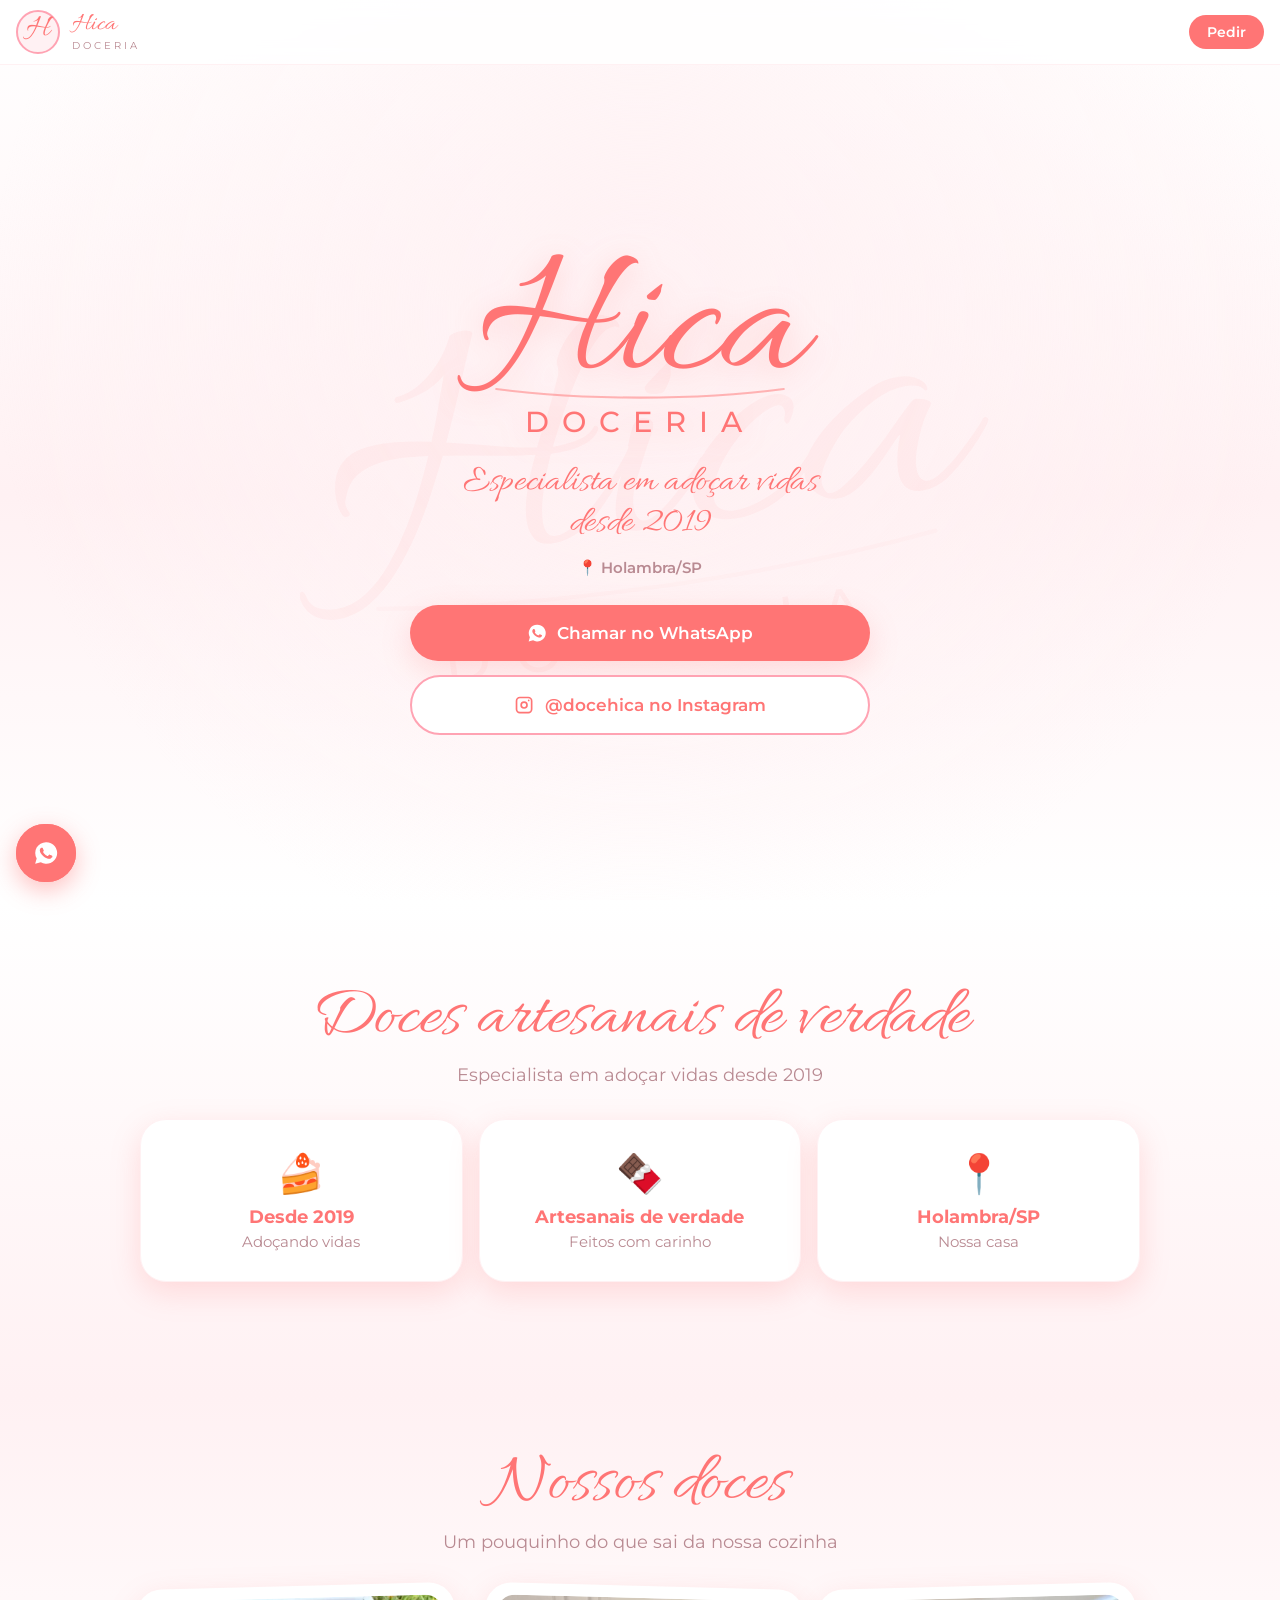
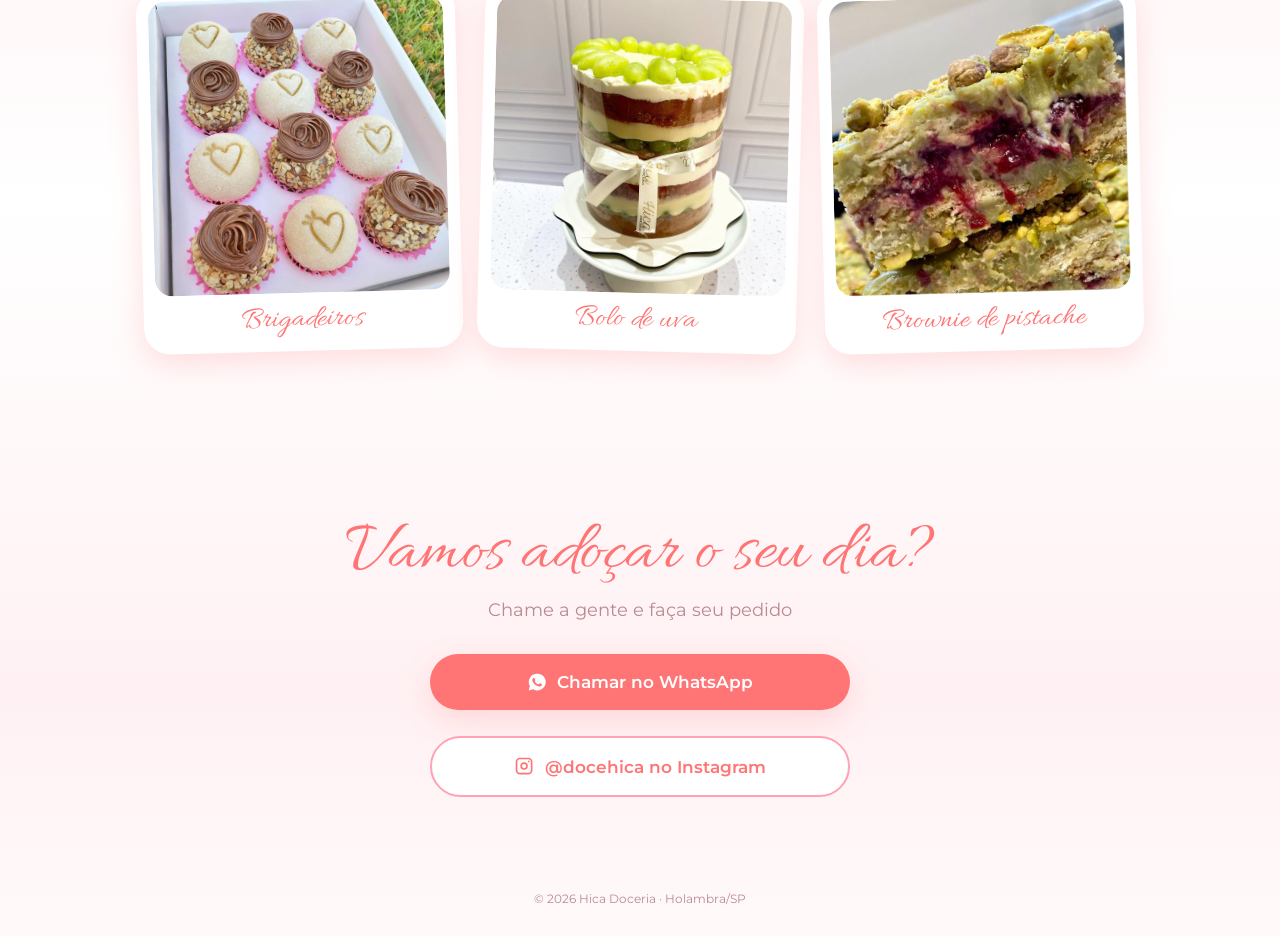
<file: Doce Teste Claude/index.html>
<!DOCTYPE html>
<html lang="pt-BR">
<head>
<meta charset="utf-8">
<meta name="viewport" content="width=device-width, initial-scale=1, viewport-fit=cover">
<title>Hica Doceria</title>
<meta name="description" content="Hica Doceria — WhatsApp e Instagram.">
<meta name="theme-color" content="#ffffff"><meta name="color-scheme" content="light">
<link rel="icon" href="data:image/svg+xml,%3Csvg xmlns='http://www.w3.org/2000/svg' viewBox='0 0 64 64'%3E%3Ccircle cx='32' cy='32' r='32' fill='%23fff1f3'/%3E%3Ctext x='32' y='44' font-size='34' text-anchor='middle' font-family='cursive' fill='%23ff7575'%3EH%3C/text%3E%3C/svg%3E">
<link rel="preconnect" href="https://fonts.googleapis.com">
<link rel="preconnect" href="https://fonts.gstatic.com" crossorigin>
<link href="https://fonts.googleapis.com/css2?family=Allura&family=Montserrat:wght@400;500;600&display=swap" rel="stylesheet">
<style>
:root{color-scheme:light;--bg:#fff;--bg2:#fff1f3;--card:#fff;--soft:#b98a92;--pink:#ff7575;--pink2:#ffa3b3;--sh:0 10px 30px rgba(255,117,117,.22)}
*,*::before,*::after{box-sizing:border-box;margin:0}
html,body{height:100%}
body{background:var(--bg);color:var(--pink);font-family:'Montserrat',system-ui,sans-serif;overflow-x:hidden;padding-left:env(safe-area-inset-left,0px);padding-right:env(safe-area-inset-right,0px)}
a{color:inherit;text-decoration:none}
svg.ic{width:1.2em;height:1.2em;fill:currentColor}
.top{position:fixed;top:0;left:0;right:0;z-index:20;display:flex;align-items:center;gap:12px;padding:calc(10px + env(safe-area-inset-top,0px)) calc(16px + env(safe-area-inset-right,0px)) 10px calc(16px + env(safe-area-inset-left,0px));background:rgba(255,255,255,.85);backdrop-filter:blur(10px);border-bottom:1px solid var(--bg2)}
.mini{width:44px;height:44px;border-radius:50%;background:var(--bg2);border:2px solid var(--pink2);display:grid;place-items:center;font:2rem/1 'Allura','Brush Script MT',cursive;padding-bottom:6px}
.top b{font:1.6rem/1 'Allura','Brush Script MT',cursive;font-weight:400}
.top small{font-size:.62rem;letter-spacing:.3em;display:block;color:var(--soft)}
.top .go{margin-left:auto;background:var(--pink);color:#fff;padding:9px 18px;border-radius:99px;font-weight:600;font-size:.85rem;transition:.25s}
.top .go:hover{transform:translateY(-2px) scale(1.05);box-shadow:var(--sh)}
.hero{position:relative;min-height:100svh;display:grid;place-items:center;text-align:center;padding:100px 20px calc(60px + env(safe-area-inset-bottom,0px));background:radial-gradient(circle at 50% 35%,var(--bg2),var(--bg) 75%);overflow:hidden}
.wm{position:absolute;top:50%;left:50%;width:min(130vw,900px);opacity:.06;transform:translate(-50%,-50%) rotate(-8deg);pointer-events:none}
.hero-in{position:relative;z-index:3;display:flex;flex-direction:column;align-items:center;gap:14px;width:100%;max-width:420px}
.logo{width:min(80vw,380px);filter:drop-shadow(0 6px 14px rgba(255,117,117,.25));animation:pop 1s cubic-bezier(.2,1.2,.3,1) both}
.tag{font-size:.8rem;color:var(--soft);border:1px dashed var(--pink2);padding:5px 14px;border-radius:99px}
.btns{display:flex;flex-direction:column;gap:14px;width:100%;margin-top:14px}
.btn{display:flex;align-items:center;justify-content:center;gap:10px;padding:18px 20px;border-radius:99px;font-weight:600;font-size:1.05rem;transition:.3s;position:relative;overflow:hidden;animation:up .7s both}
.btn.wa{background:var(--pink);color:#fff;box-shadow:var(--sh);animation-delay:.3s}
.btn.ig{background:var(--card);border:2px solid var(--pink2);animation-delay:.45s}
.btn:hover{transform:translateY(-4px) scale(1.02);box-shadow:0 14px 34px rgba(255,117,117,.35)}
.btn.wa::after{content:"";position:absolute;inset:0;background:linear-gradient(110deg,transparent 30%,rgba(255,255,255,.5) 50%,transparent 70%);transform:translateX(-120%);animation:shine 3.5s infinite}
/* fundo animado */
#bg{position:absolute;inset:0;z-index:1;pointer-events:none;overflow:hidden}
#bg svg{position:absolute;bottom:-90px;color:var(--pink2);opacity:0;animation:rise linear infinite;will-change:transform}
@keyframes rise{0%{transform:translate(0,0) rotate(0);opacity:0}10%{opacity:.55}50%{transform:translate(var(--sx),-60vh) rotate(var(--r))}90%{opacity:.55}100%{transform:translate(calc(var(--sx)*-1),-115vh) rotate(calc(var(--r)*-1));opacity:0}}
@keyframes pop{from{opacity:0;transform:scale(.7) rotate(-4deg)}}
@keyframes up{from{opacity:0;transform:translateY(24px)}}
@keyframes shine{60%,100%{transform:translateX(120%)}}
footer{position:absolute;bottom:calc(14px + env(safe-area-inset-bottom,0px));left:0;right:0;text-align:center;font-size:.75rem;color:var(--soft);z-index:3}
@media(prefers-reduced-motion:reduce){*,*::before,*::after{animation:none!important;transition:none!important}#bg svg{opacity:.4;bottom:auto}}

#bg{position:fixed!important;z-index:0!important}
.hero{background:radial-gradient(circle at 50% 35%,var(--bg2),transparent 75%)}
body{background:linear-gradient(var(--bg),var(--bg2) 55%,var(--bg))}
.logo{width:min(88vw,460px)}.hero-in{max-width:460px}
.slogan{font:400 clamp(1.6rem,6vw,2.3rem)/1.1 'Allura','Brush Script MT',cursive;color:var(--pink);max-width:420px;animation:up .8s .15s both}
.loc{font-weight:600;color:var(--soft);font-size:.95rem;animation:up .8s .2s both}
.scroll{position:absolute;bottom:calc(18px + env(safe-area-inset-bottom,0px));left:50%;z-index:3;width:26px;height:42px;border:2px solid var(--pink2);border-radius:99px;transform:translateX(-50%)}
.scroll::after{content:"";position:absolute;left:50%;top:8px;width:5px;height:8px;margin-left:-2.5px;border-radius:9px;background:var(--pink);animation:wheel 1.6s infinite}
@keyframes wheel{to{transform:translateY(14px);opacity:0}}
.sec{position:relative;z-index:2;max-width:1040px;margin:auto;padding:84px 20px;text-align:center}
.sec h2{font:400 clamp(2.6rem,9vw,4.4rem)/1 'Allura','Brush Script MT',cursive}
.lead{color:var(--soft);font-size:1.1rem;margin:10px 0 34px}
.facts{display:grid;gap:16px;grid-template-columns:repeat(auto-fit,minmax(230px,1fr))}
.fact{background:var(--card);border:1px solid var(--bg2);border-radius:26px;padding:30px 22px;box-shadow:var(--sh);transition:.35s}
.fact:hover{transform:translateY(-8px) rotate(-1deg)}
.fact i{font-style:normal;font-size:2.4rem;display:block;margin-bottom:8px}
.fact b{display:block;font-size:1.15rem;margin-bottom:4px}.fact span{color:var(--soft);font-size:.95rem}
.gal{display:grid;gap:22px;grid-template-columns:repeat(auto-fit,minmax(260px,1fr));margin-top:10px}
.gal figure{background:#fff;padding:12px 12px 16px;border-radius:26px;box-shadow:var(--sh);transition:.4s;overflow:hidden}
.gal figure:nth-child(odd){transform:rotate(-1.5deg)}.gal figure:nth-child(even){transform:rotate(1.5deg)}
.gal figure:hover{transform:rotate(0) scale(1.04)}
.gal img{width:100%;aspect-ratio:1;object-fit:cover;border-radius:18px;display:block;transition:transform .6s}
.gal figure:hover img{transform:scale(1.07)}
.gal figcaption{font:400 1.9rem/1 'Allura','Brush Script MT',cursive;margin-top:12px}
.cta .btn{max-width:420px;margin:26px auto 0}
.rv{opacity:0;transform:translateY(34px);transition:opacity .8s,transform .8s}.rv.in{opacity:1;transform:none}
footer{position:relative!important;bottom:auto!important;padding:10px 20px calc(30px + env(safe-area-inset-bottom,0px))}
@media(prefers-reduced-motion:reduce){.rv{opacity:1;transform:none}}
.fab{position:fixed;z-index:30;left:calc(16px + env(safe-area-inset-left,0px));bottom:calc(18px + env(safe-area-inset-bottom,0px));display:flex;align-items:center;gap:0;height:58px;min-width:58px;padding:0 17px;border-radius:99px;background:var(--pink);color:#fff;font-weight:600;font-size:.95rem;box-shadow:0 8px 24px rgba(255,117,117,.45);transition:.35s;animation:up .8s 1s both}
.fab svg{width:26px;height:26px;flex:none;fill:currentColor}
.fab span{max-width:0;overflow:hidden;white-space:nowrap;transition:max-width .4s,margin .4s}
.fab:hover span,.fab:focus-visible span{max-width:140px;margin-left:10px}
.fab:hover{transform:scale(1.06)}
.fab::before{content:"";position:absolute;inset:0;border-radius:inherit;border:2px solid var(--pink);animation:ring 2.2s infinite}
@keyframes ring{from{transform:scale(1);opacity:.7}to{transform:scale(1.5);opacity:0}}
@media(prefers-reduced-motion:reduce){.fab::before{display:none}}
.egg{position:absolute;right:0;bottom:0;width:17px;height:17px;border-radius:8px 0 0 0;opacity:0;background:var(--pink2);transition:opacity .3s}
.egg:hover,.egg:focus-visible{opacity:.18}
</style>
</head>
<body>
<svg width="0" height="0" style="position:absolute" aria-hidden="true">
 <symbol id="logo" viewBox="0 0 320 170">
  <text x="160" y="112" text-anchor="middle" font-family="Allura,'Brush Script MT',cursive" font-size="132" fill="currentColor">Hica</text>
  <path d="M60 128c60 8 140 8 200 0" stroke="currentColor" stroke-width="1.5" fill="none" stroke-linecap="round" opacity=".5"/>
  <text x="160" y="158" text-anchor="middle" font-family="Montserrat,sans-serif" font-weight="500" font-size="20" letter-spacing="9" fill="currentColor">DOCERIA</text>
 </symbol>
 <symbol id="heart" viewBox="0 0 24 24"><path d="M12 21s-8-5.3-8-11a4.5 4.5 0 0 1 8-2.8A4.5 4.5 0 0 1 20 10c0 5.700-8 11-8 11z" fill="currentColor"/></symbol>
 <symbol id="cup" viewBox="0 0 64 64"><path d="M14 30h36l-5 24H19z" fill="currentColor" opacity=".7"/><path d="M12 30c-2-10 6-14 10-14 2-8 18-8 20 0 5 0 12 5 10 14z" fill="currentColor"/><circle cx="32" cy="9" r="4" fill="currentColor"/></symbol>
 <symbol id="brig" viewBox="0 0 64 64"><path d="M10 38h44l-4 14H14z" fill="currentColor" opacity=".6"/><circle cx="32" cy="28" r="17" fill="currentColor"/><g fill="#fff" opacity=".8"><rect x="22" y="18" width="7" height="2.500" rx="1.200" transform="rotate(30 25 19)"/><rect x="34" y="15" width="7" height="2.500" rx="1.200" transform="rotate(-20 37 16)"/><rect x="38" y="27" width="7" height="2.500" rx="1.200" transform="rotate(60 41 28)"/><rect x="20" y="30" width="7" height="2.500" rx="1.200" transform="rotate(-50 23 31)"/><rect x="29" y="35" width="7" height="2.500" rx="1.200"/></g></symbol>
 <symbol id="ig" viewBox="0 0 24 24"><path d="M7 2h10a5 5 0 0 1 5 5v10a5 5 0 0 1-5 5H7a5 5 0 0 1-5-5V7a5 5 0 0 1 5-5zm0 2a3 3 0 0 0-3 3v10a3 3 0 0 0 3 3h10a3 3 0 0 0 3-3V7a3 3 0 0 0-3-3zm5 3.500a4.500 4.500 0 1 1 0 9 4.500 4.500 0 0 1 0-9zm0 2a2.500 2.500 0 1 0 0 5 2.500 2.500 0 0 0 0-5zM17.500 5.500a1 1 0 1 1 0 2 1 1 0 0 1 0-2z" fill="currentColor"/></symbol>
 <symbol id="wa" viewBox="0 0 24 24"><path d="M12 2a10 10 0 0 0-8.600 15L2 22l5.200-1.400A10 10 0 1 0 12 2zm5.200 14.200c-.2.600-1.300 1.200-1.800 1.200-.5.100-1 .2-3.300-.7-2.800-1.200-4.600-4-4.700-4.200-.1-.2-1.100-1.500-1.100-2.800s.7-2 1-2.300c.2-.3.500-.3.700-.3h.5c.2 0 .4 0 .6.500l.8 2c.1.200.1.400 0 .5l-.4.600c-.2.200-.3.300-.1.600.2.300.8 1.300 1.700 2 1.100 1 2 1.300 2.300 1.400.3.100.4.100.6-.1l.8-1c.2-.3.400-.2.600-.1l1.900.9c.3.100.5.200.5.300.1.200.1.800-.1 1.400z" fill="currentColor"/></symbol>
</svg>

<div id="bg" aria-hidden="true"></div>
<a class="fab" href="https://wa.me/5519992503799" target="_blank" rel="noopener" aria-label="Fale conosco no WhatsApp"><svg viewBox="0 0 24 24"><use href="#wa"/></svg><span>Fale conosco</span></a>
<header class="top">
 <div class="mini" aria-hidden="true">H</div>
 <div><b>Hica</b><small>DOCERIA</small></div>
 <a class="go" href="https://wa.me/5519992503799" target="_blank" rel="noopener">Pedir</a>
</header>

<main>
<section class="hero">
 <svg class="wm" viewBox="0 0 320 170" aria-hidden="true"><use href="#logo"/></svg>
  <div class="hero-in">
  <svg class="logo" viewBox="0 0 320 170" role="img" aria-label="Hica Doceria" style="color:var(--pink)"><use href="#logo"/></svg>
  <p class="slogan">Especialista em adoçar vidas desde 2019</p>
  <p class="loc">📍 Holambra/SP</p>
  <nav class="btns">
   <a class="btn wa" href="https://wa.me/5519992503799" target="_blank" rel="noopener"><svg class="ic"><use href="#wa"/></svg>Chamar no WhatsApp</a>
   <a class="btn ig" href="https://www.instagram.com/docehica/" target="_blank" rel="noopener"><svg class="ic"><use href="#ig"/></svg>@docehica no Instagram</a>
  </nav>
 </div>

</section>
<section class="sec" id="sobre">
 <h2 class="rv">Doces artesanais de verdade</h2>
 <p class="lead rv">Especialista em adoçar vidas desde 2019</p>
 <div class="facts">
  <div class="fact rv"><i>🍰</i><b>Desde 2019</b><span>Adoçando vidas</span></div>
  <div class="fact rv"><i>🍫</i><b>Artesanais de verdade</b><span>Feitos com carinho</span></div>
  <div class="fact rv"><i>📍</i><b>Holambra/SP</b><span>Nossa casa</span></div>
 </div>
</section>
<section class="sec" id="fotos">
 <h2 class="rv">Nossos doces</h2>
 <p class="lead rv">Um pouquinho do que sai da nossa cozinha</p>
 <div class="gal"><figure class="rv"><img src="[data-uri]" alt="Brigadeiros" loading="lazy"><figcaption>Brigadeiros</figcaption></figure><figure class="rv"><img src="[data-uri]" alt="Bolo de uva" loading="lazy"><figcaption>Bolo de uva</figcaption></figure><figure class="rv"><img src="[data-uri]" alt="Brownie de pistache" loading="lazy"><figcaption>Brownie de pistache</figcaption></figure></div>
</section>
<section class="sec cta">
 <h2 class="rv">Vamos adoçar o seu dia?</h2>
 <p class="lead rv">Chame a gente e faça seu pedido</p>
 <a class="btn wa rv" href="https://wa.me/5519992503799" target="_blank" rel="noopener"><svg class="ic"><use href="#wa"/></svg>Chamar no WhatsApp</a>
 <a class="btn ig rv" href="https://www.instagram.com/docehica/" target="_blank" rel="noopener"><svg class="ic"><use href="#ig"/></svg>@docehica no Instagram</a>
</section>
<footer>© <span id="y"></span> Hica Doceria · Holambra/SP<a class="egg" href="https://github.com/Kaue0224" target="_blank" rel="noopener" aria-label="GitHub do criador do site"></a></footer>
</main>

<script>
const B=document.getElementById('bg'),N='http://www.w3.org/2000/svg',ids=['heart','cup','heart','brig','heart'];
for(let i=0;i<26;i++){
 const id=ids[i%ids.length],s=document.createElementNS(N,'svg'),u=document.createElementNS(N,'use'),z=26+Math.random()*34;
 u.setAttribute('href','#'+id);s.setAttribute('viewBox',id==='heart'?'0 0 24 24':'0 0 64 64');
 s.setAttribute('width',z);s.setAttribute('height',z);s.appendChild(u);
 s.style.cssText=`left:${(i*3.9+Math.random()*3)%96}%;animation-duration:${11+Math.random()*12}s;animation-delay:-${Math.random()*22}s;--sx:${(Math.random()*80-40).toFixed(0)}px;--r:${(Math.random()*50-25).toFixed(0)}deg;top:${Math.random()*80}%`;
 s.style.top='auto';B.appendChild(s);
}
const io=new IntersectionObserver(es=>es.forEach(e=>{if(e.isIntersecting){e.target.classList.add('in');io.unobserve(e.target)}}),{threshold:.15});document.querySelectorAll('.rv').forEach(x=>io.observe(x));
document.getElementById('y').textContent=new Date().getFullYear();
</script>
</body>
</html>
</file>
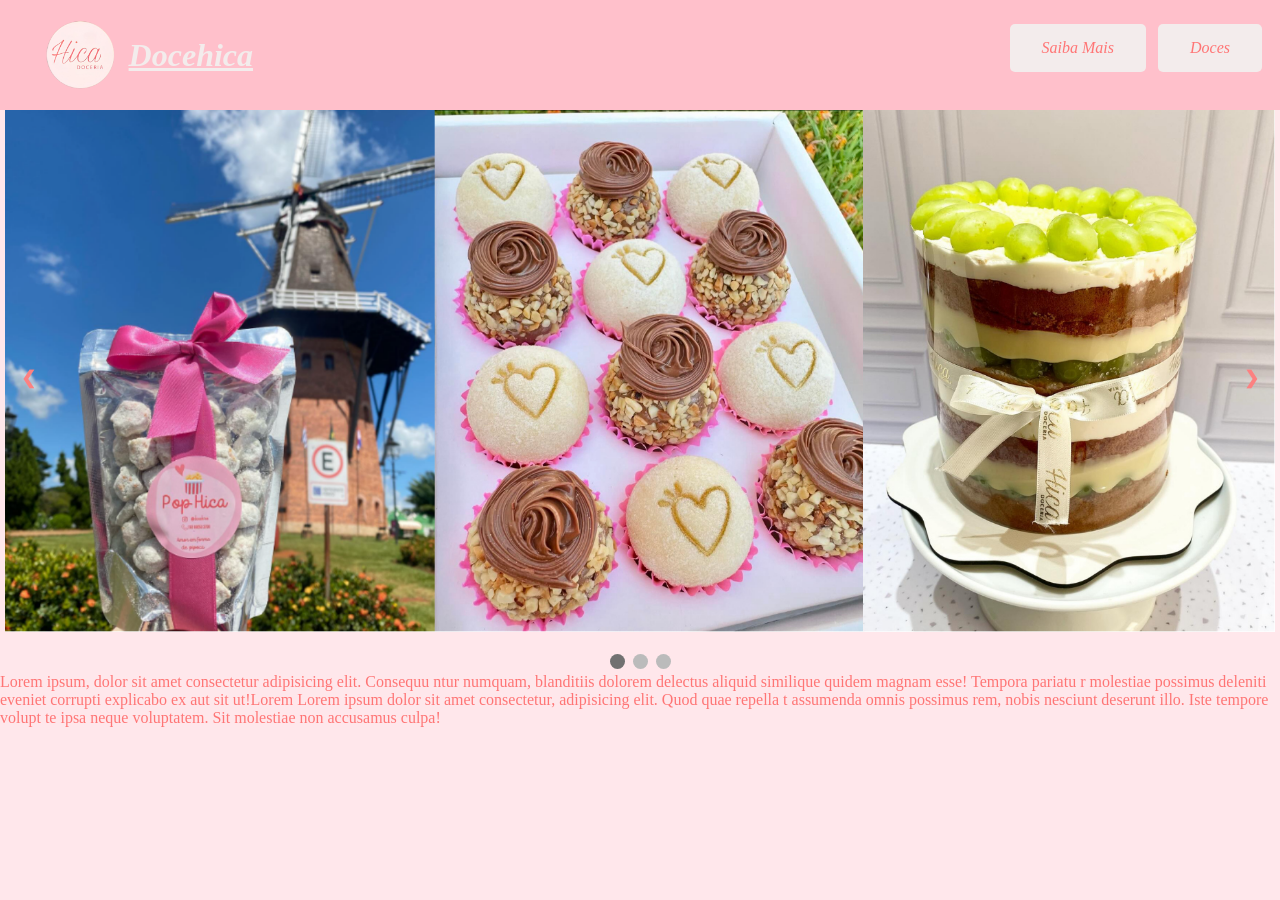
<file: HTML/index.html>
<!DOCTYPE html>
<html lang="pt-br">
<head>
    <meta charset="UTF-8">
    <meta name="viewport" content="width=device-width, initial-scale=1.0">
    <link rel="shortcut icon" href="../img/PRONTO/Himacchi-Sweetbox-Strawberry-cake.ico" type="image/x-icon">
    <title>Docehica</title>
    <link rel="stylesheet" href="../CSS/principalstyle.css">
    <link rel="stylesheet" href="../CSS/carrocel.css">
    <script src="../JS/carrocel.js"></script>

</head>
<body style="background-color: rgb(255, 231, 235);">

    <header class="CabeçalhoHeader">

      
        <a href="index.html" class="CabeçalhoHeader">
        
          <img src="../img/PRONTO/logotipo.png" height="70px">
          
          <h1>Docehica</h1>
      
        </a>
        
        <div class="organibutton">

            <a class="button" href="saibamais.html">Saiba Mais</a>
            <a class="button" href="doces.html">Doces</a>

        </div>

    </header>

    

  
    <!-- Slideshow container -->
  <div class="slideshow-container">

    <!-- Full-width images with number and caption text -->
    <div class="mySlides fade">
      
      <img src="../img/PRONTO/pronto de vdd/slide1.png">
      
    </div>
  
    <div class="mySlides fade">
      
      <img src="../img/PRONTO/pronto de vdd/slide2.png">
      
    </div>
  
    <div class="mySlides fade">

      <img src="../img/PRONTO/pronto de vdd/slide3.png">
      
    </div>
  
    <!-- Next and previous buttons -->
    <a class="prev" onclick="plusSlides(-1)">&#10094;</a>
    <a class="next" onclick="plusSlides(1)">&#10095;</a>
  </div>
  <br>
  
  <!-- The dots/circles -->
  <div style="text-align:center">
    <span class="dot" onclick="currentSlide(1)"></span>
    <span class="dot" onclick="currentSlide(2)"></span>
    <span class="dot" onclick="currentSlide(3)"></span>
  </div>
    
    <div class="textoexplicativo">Lorem ipsum, dolor sit amet consectetur adipisicing elit. Consequu
        ntur numquam, blanditiis dolorem delectus aliquid similique quidem magnam esse! Tempora pariatu
        r molestiae possimus deleniti eveniet corrupti explicabo ex aut sit ut!Lorem
        Lorem ipsum dolor sit amet consectetur, adipisicing elit. Quod quae repella
        t assumenda omnis possimus rem, nobis nesciunt deserunt illo. Iste tempore volupt
        te ipsa neque voluptatem. Sit molestiae non accusamus culpa!
    </div>

  
</body>
</html>
</file>
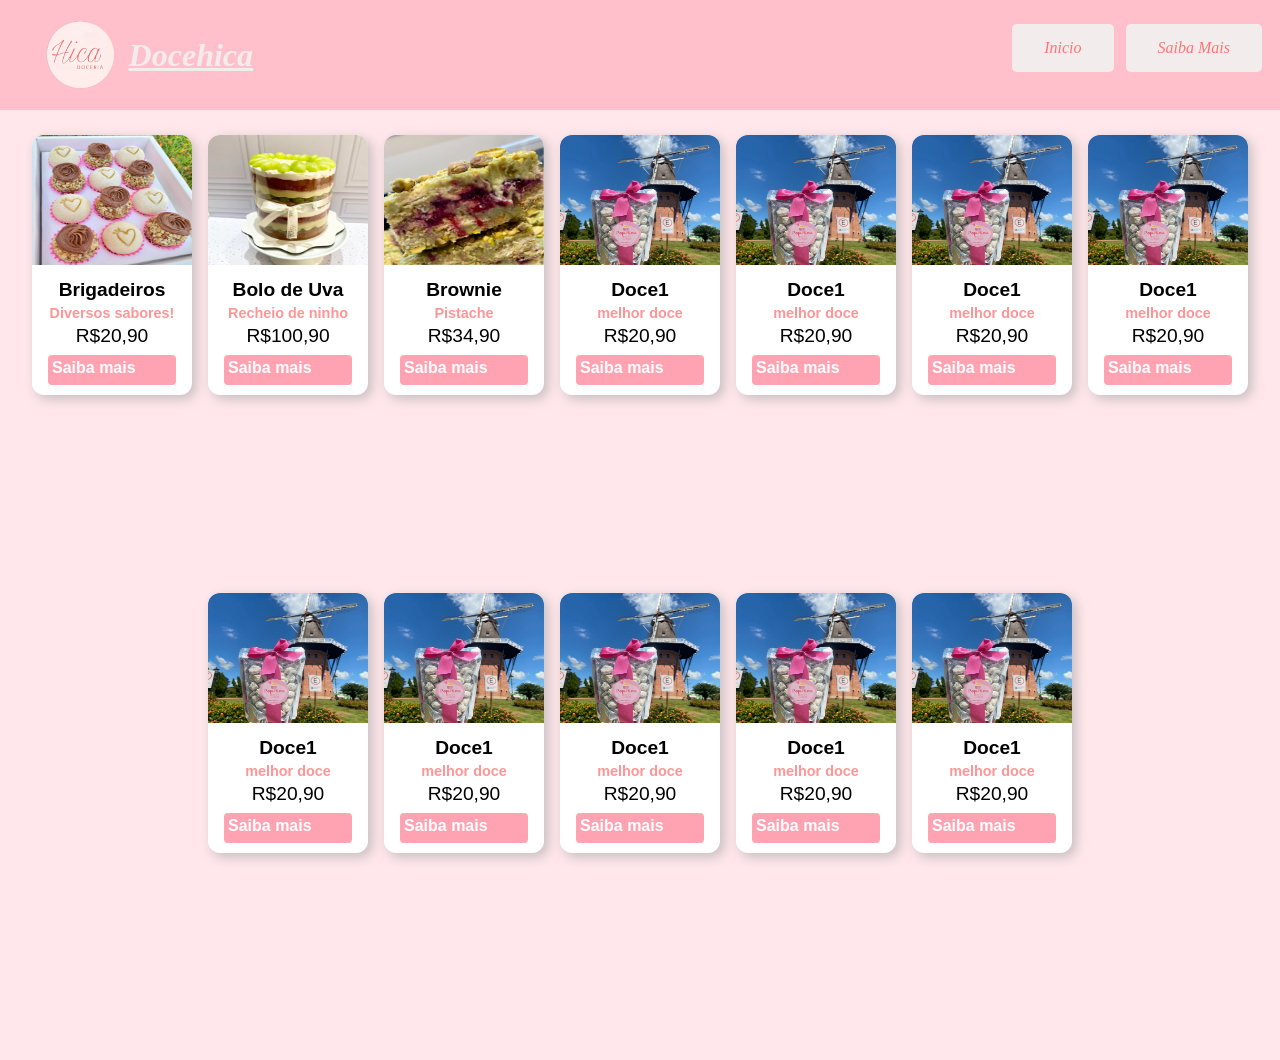
<file: HTML/doces.html>
<!DOCTYPE html>
<html lang="pt-br">
<head>
    <meta charset="UTF-8">
    <meta name="viewport" content="width=device-width, initial-scale=1.0">
    <link rel="shortcut icon" href="../img/PRONTO/Himacchi-Sweetbox-Strawberry-cake.ico" type="image/x-icon">
    <title>Docehica</title>
    <link rel="stylesheet" href="../CSS/principalstyle.css">
    <link rel="stylesheet" href="../CSS/selecaodoces.css">

</head>
<body style="background-color: rgb(255, 231, 235);">
    
    <header class="CabeçalhoHeader">

        
        <a href="index.html" class="CabeçalhoHeader">
        
            <img src="../img/PRONTO/logotipo.png" height="70px">
            
            <h1>Docehica</h1>
        
        </a>
          
        <div class="organibutton">

            <a class="button" href="index.html">Inicio</a>
            <a class="button" href="saibamais.html">Saiba Mais</a>

        </div>

    </header>
    

    <div class="styleparaoscards">


        <div class="card">

            <img src="../img/PRONTO/docesselecao/brigadeirosprimeiro.jpg" width="100px">

            <div>

                <h1>Brigadeiros</h1>
                <h2>Diversos sabores!</h2>
                <span>R$20,90</span>
                <button class="button">Saiba mais</button>

            </div>

        </div>
        
        
        <div class="card">

            <img src="../img/PRONTO/docesselecao/bolodeuvasegundo.jpg" width="100px">

            <div>

                <h1>Bolo de Uva</h1>
                <h2>Recheio de ninho</h2>
                <span>R$100,90</span>
                <button class="button">Saiba mais</button>

            </div>

        </div>
        <div class="card">

            <img src="../img/PRONTO/docesselecao/browniepistacheterceiro.png" width="10px">

            <div>

                <h1>Brownie</h1>
                <h2>Pistache</h2>
                <span>R$34,90</span>
                <button class="button">Saiba mais</button>

            </div>

        </div>
        <div class="card">

            <img src="../img/teste/imagemproduto.png" width="100px">

            <div>

                <h1>Doce1</h1>
                <h2>melhor doce</h2>
                <span>R$20,90</span>
                <button class="button">Saiba mais</button>

            </div>

        </div>
        <div class="card">

            <img src="../img/teste/imagemproduto.png" width="100px">

            <div>

                <h1>Doce1</h1>
                <h2>melhor doce</h2>
                <span>R$20,90</span>
                <button class="button">Saiba mais</button>

            </div>

        </div>
        <div class="card">

            <img src="../img/teste/imagemproduto.png" width="100px">

            <div>

                <h1>Doce1</h1>
                <h2>melhor doce</h2>
                <span>R$20,90</span>
                <button class="button">Saiba mais</button>

            </div>

        </div>
        <div class="card">

            <img src="../img/teste/imagemproduto.png" width="100px">

            <div>

                <h1>Doce1</h1>
                <h2>melhor doce</h2>
                <span>R$20,90</span>
                <button class="button">Saiba mais</button>

            </div>

        </div>
        <div class="card">

            <img src="../img/teste/imagemproduto.png" width="100px">

            <div>

                <h1>Doce1</h1>
                <h2>melhor doce</h2>
                <span>R$20,90</span>
                <button class="button">Saiba mais</button>

            </div>

        </div>
        <div class="card">

            <img src="../img/teste/imagemproduto.png" width="100px">

            <div>

                <h1>Doce1</h1>
                <h2>melhor doce</h2>
                <span>R$20,90</span>
                <button class="button">Saiba mais</button>

            </div>

        </div>
        <div class="card">

            <img src="../img/teste/imagemproduto.png" width="100px">

            <div>

                <h1>Doce1</h1>
                <h2>melhor doce</h2>
                <span>R$20,90</span>
                <button class="button">Saiba mais</button>

            </div>

        </div>
        <div class="card">

            <img src="../img/teste/imagemproduto.png" width="100px">

            <div>

                <h1>Doce1</h1>
                <h2>melhor doce</h2>
                <span>R$20,90</span>
                <button class="button">Saiba mais</button>

            </div>

        </div>
        <div class="card">

            <img src="../img/teste/imagemproduto.png" width="100px">

            <div>

                <h1>Doce1</h1>
                <h2>melhor doce</h2>
                <span>R$20,90</span>
                <button class="button">Saiba mais</button>

            </div>

        </div>

        
    

    </div>
    
</body>
</html>
</file>
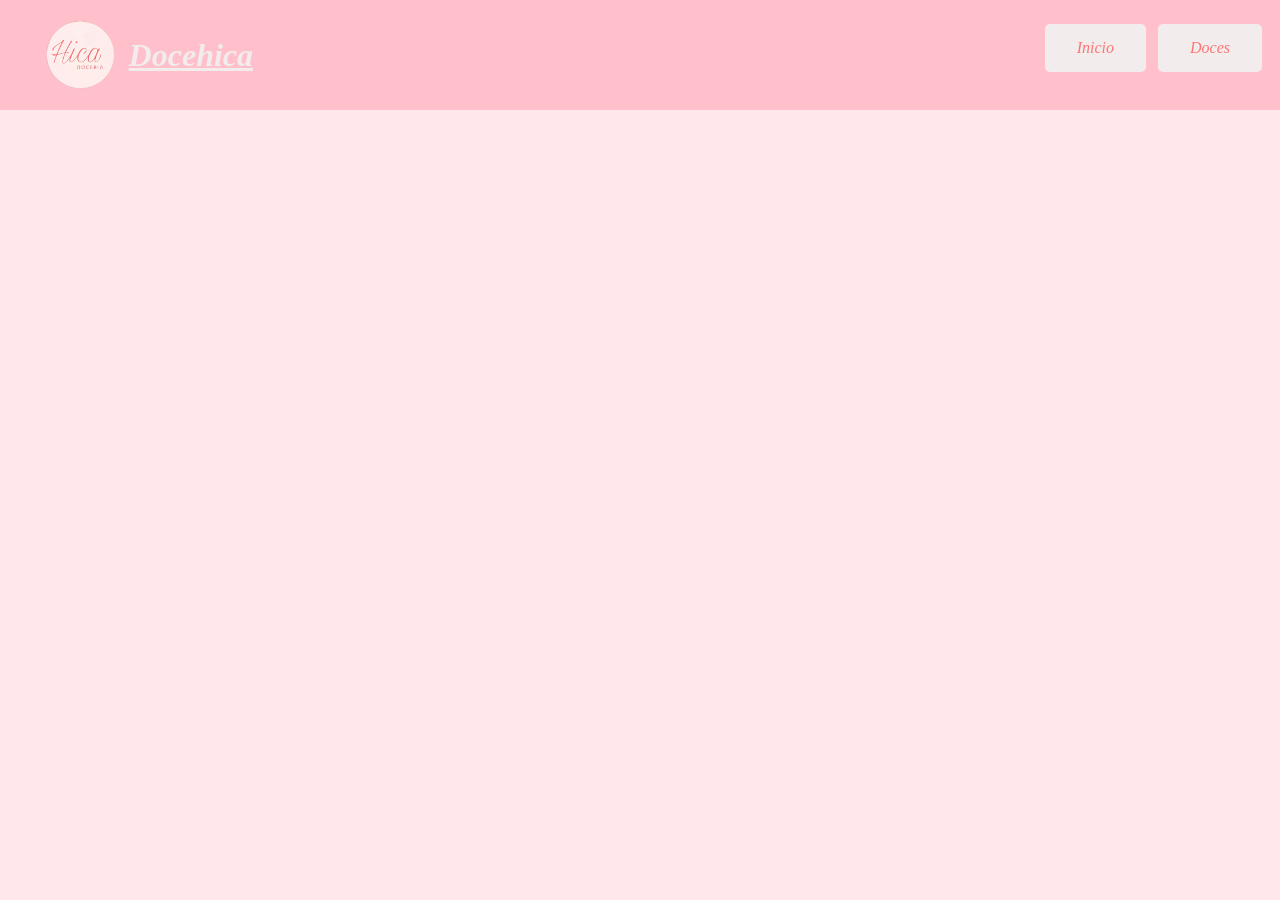
<file: HTML/saibamais.html>
<!DOCTYPE html>
<html lang="pt-br">
<head>
    <meta charset="UTF-8">
    <meta name="viewport" content="width=device-width, initial-scale=1.0">
    <link rel="shortcut icon" href="../img/PRONTO/Himacchi-Sweetbox-Strawberry-cake.ico" type="image/x-icon">
    <title>Docehica</title>
    <link rel="stylesheet" href="../CSS/principalstyle.css">
</head>
<body style="background-color: rgb(255, 231, 235);">
    
    <header class="CabeçalhoHeader">

        <a href="index.html" class="CabeçalhoHeader">
        
            <img src="../img/PRONTO/logotipo.png" height="70px">
            
            <h1>Docehica</h1>
        
        </a>
          


        <div class="organibutton">

            <a class="button" href="index.html">Inicio</a>
            <a class="button" href="doces.html">Doces</a>

        </div>

    </header>

</body>
</html>
</file>
<file: CSS/principalstyle.css>
* {
    padding: 0;
    margin: 0;
    box-sizing: border-box;
    
}

body {
    background-color: white; /* Aplica o fundo branco apenas no corpo */
}

.CabeçalhoHeader {
    display: flex;
    align-items: center;
    gap: 10px;
    background-color: pink;
    padding: 10px 20px;
    color: rgb(243, 236, 236);
    font-style: italic;
    margin-top: 0; 
    margin-bottom: 0;  
}

.organibutton {
    display: flex;
    position: absolute;
    top: 20px;
    right: 16px;
    font-size: 18px;
    gap: 8px;
}

.button {
    background-color: rgb(243, 236, 236); /*muda a cor do fundo do botao*/
    border: none; 
    border-radius: 5px;
    color: rgb(255, 117, 117); /*muda da cor da letra do botao*/
    padding: 15px 32px;
    text-align: center;
    text-decoration: none;
    display: flex;
    font-size: 16px;
    margin: 4px 2px;
    cursor: pointer;
}

.textoexplicativo {
    color: rgb(255, 117, 117);
}
</file>
<file: CSS/carrocel.css>
/* Contêiner do slideshow */
.slideshow-container {
  max-width: 1270px;
  position: relative;
  margin: auto;
}


.slideshow-container img{

  width: 1270px;


}



/* Esconde as imagens por padrão */
.mySlides {
  display: none;
}

/* Botões de próximo e anterior */
.prev, .next {
  cursor: pointer;
  position: absolute;
  top: 50%;
  width: auto;
  margin-top: -22px;
  padding: 16px;
  color: rgb(252, 129, 129);
  font-weight: bold;
  font-size: 18px;
  transition: 0.6s ease;
  border-radius: 0 3px 3px 0;
  user-select: none;
}

/* Posiciona o botão "próximo" à direita */
.next {
  right: 0;
  border-radius: 3px 0 0 3px;
}

/* Ao passar o mouse, adiciona uma cor de fundo preta com um pouco de transparência */
.prev:hover, .next:hover {
  background-color: rgba(253, 174, 174, 0.8);
}

/* Os pontos/balões/indicadores */
.dot {
  cursor: pointer;
  height: 15px;
  width: 15px;
  margin: 0 2px;
  background-color: #bbb;
  border-radius: 50%;
  display: inline-block;
  transition: background-color 0.6s ease;
}

/* Estado ativo e ao passar o mouse sobre os pontos */
.active, .dot:hover {
  background-color: #717171;
}

/* Animação de desvanecimento */
.fade {
  animation-name: fade;
  animation-duration: 1.5s;
}

/* Definindo a animação de desvanecimento */
@keyframes fade {
  from {opacity: .4}
  to {opacity: 1}
}
</file>
<file: CSS/selecaodoces.css>
.styleparaoscards {

    margin: 25px;
    padding: 0;
    display: flex;
    justify-content: center;
    flex-wrap: wrap;
    height: 100vh;
    font-family: "Arial";
    gap:16px;
    
  }
  .card {
    background-color: #fff;
    width: 160px;
    height: 260px;
    border-radius: 12px;
    box-shadow: 4px 4px 12px #aaaa;
  }
  .card img {
    width: 100%;
    height: 130px;
    border-top-left-radius: 12px;
    border-top-right-radius: 12px;
  }
  .card div {
    display: flex;
    flex-direction: column;
    justify-content: center;
    align-items: center;
    gap: 4px;
    height: 50%;
  }
  .card h1 {
    font-size: 1.2rem;
  }
  .card span {
    font-size: 1.2rem;
  }
  .card h2 {
    font-size: 0.9rem;
    color: #ff9595;
  }
  .card button {
    background-color: rgb(255, 163, 179);
    height: 30px;
    border: none;
    padding: 4px;
    width: 80%;
    color: #fff;
    font-size: 1rem;
    font-weight: bold;
    border-radius: 4px;
  }
  .card button:hover {
    background-color: pink;
    cursor: pointer;
  }
</file>
